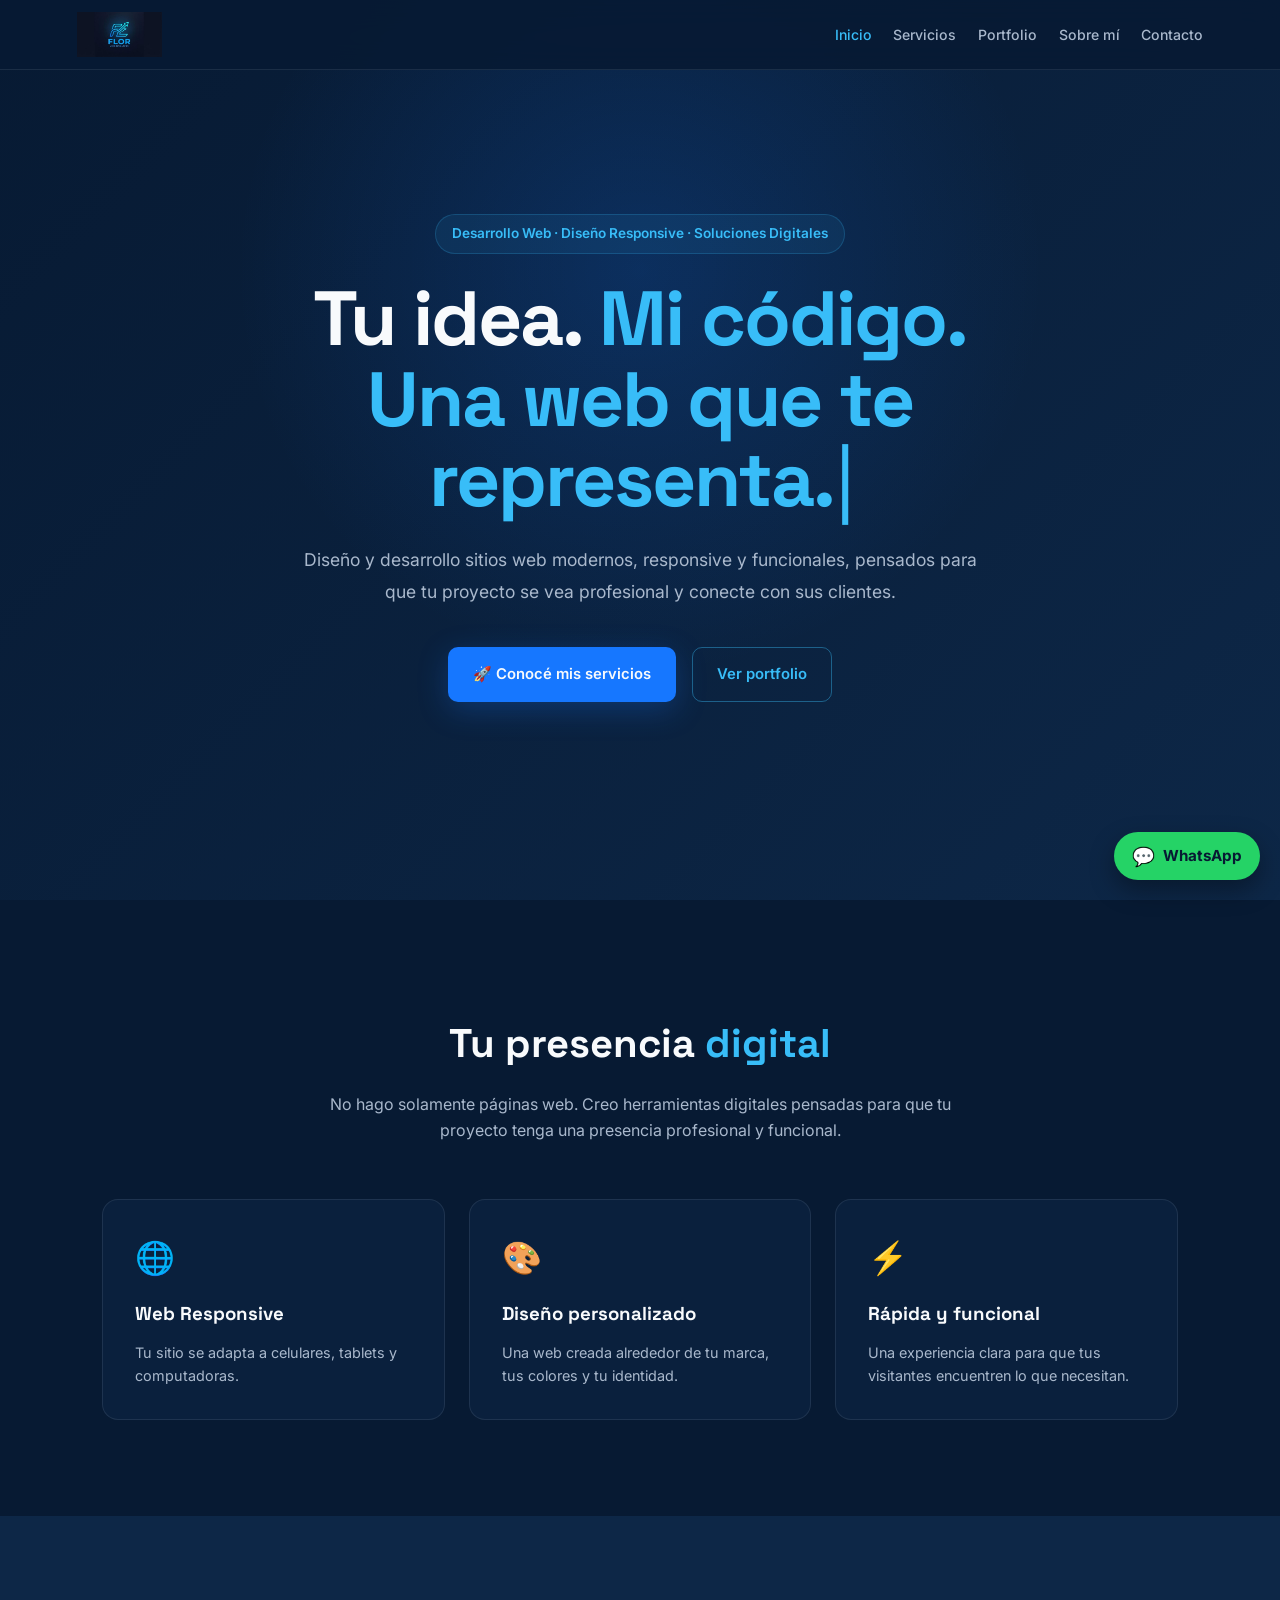
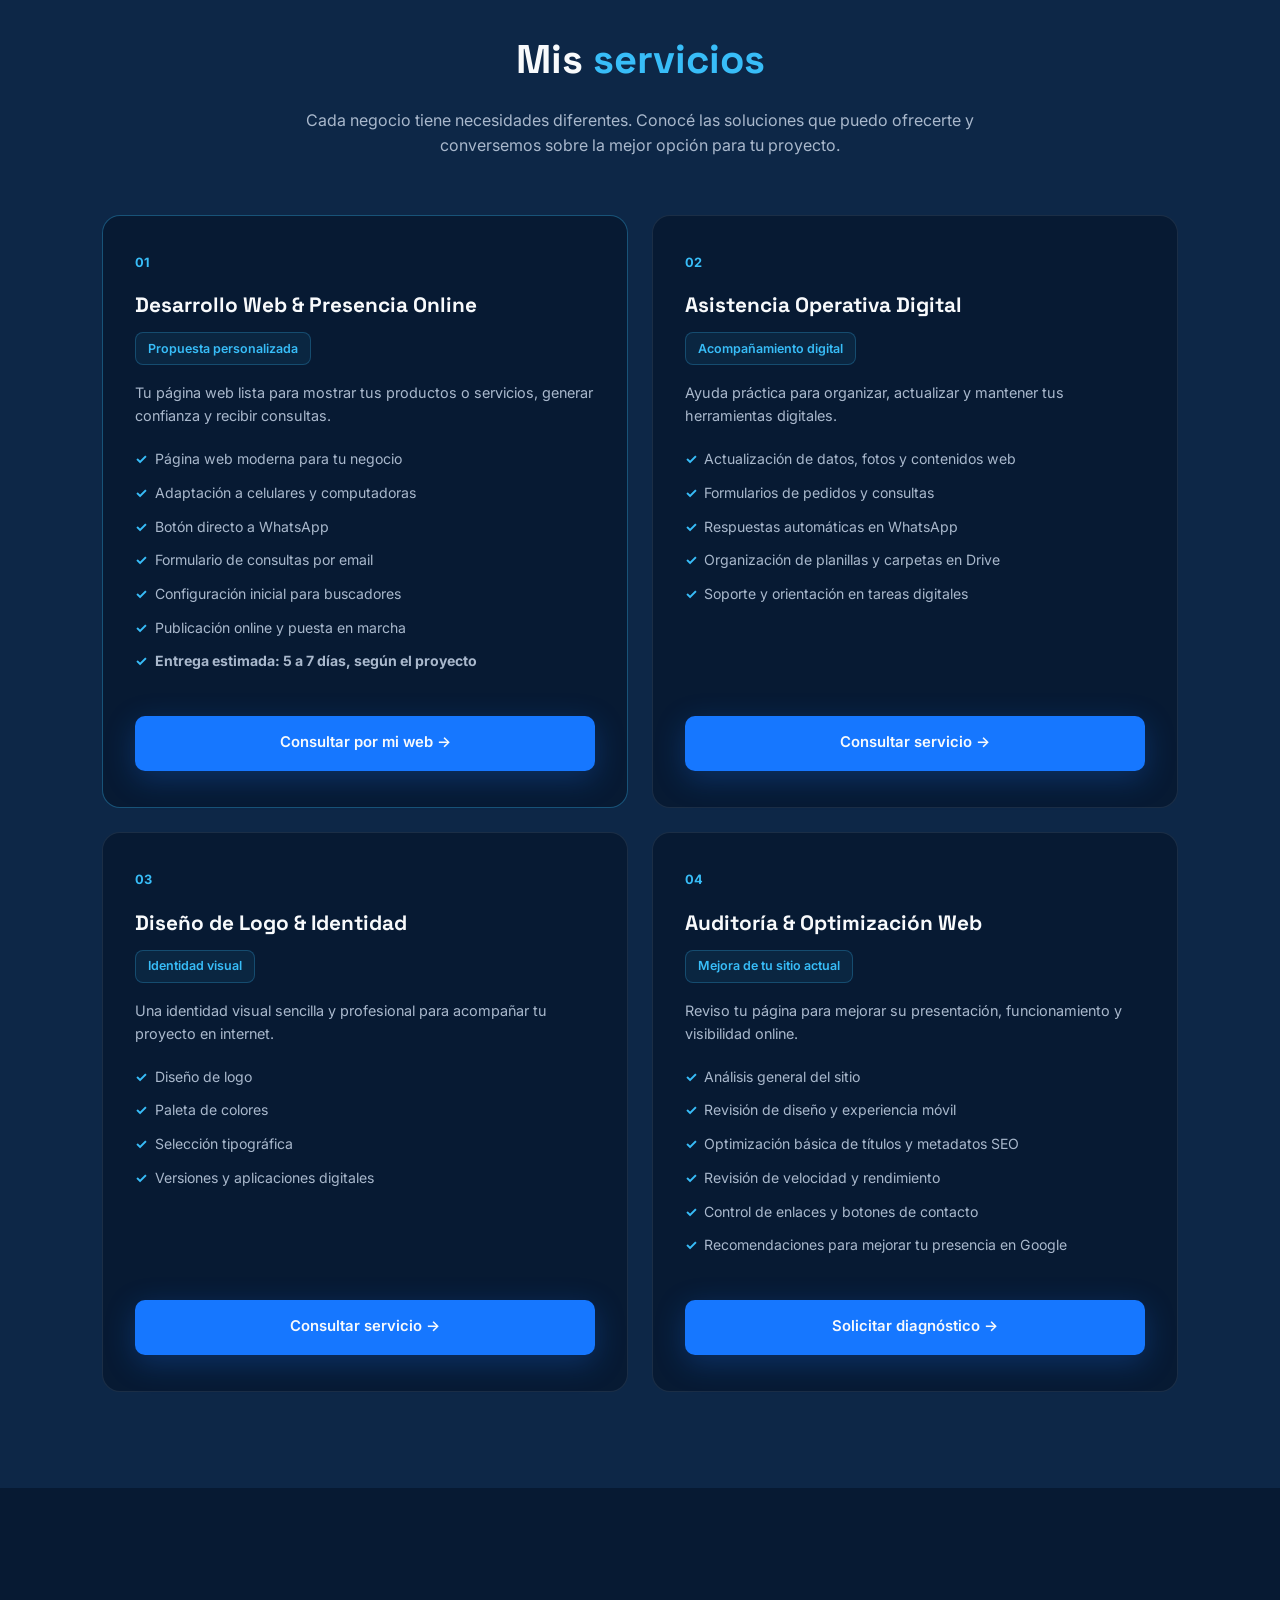
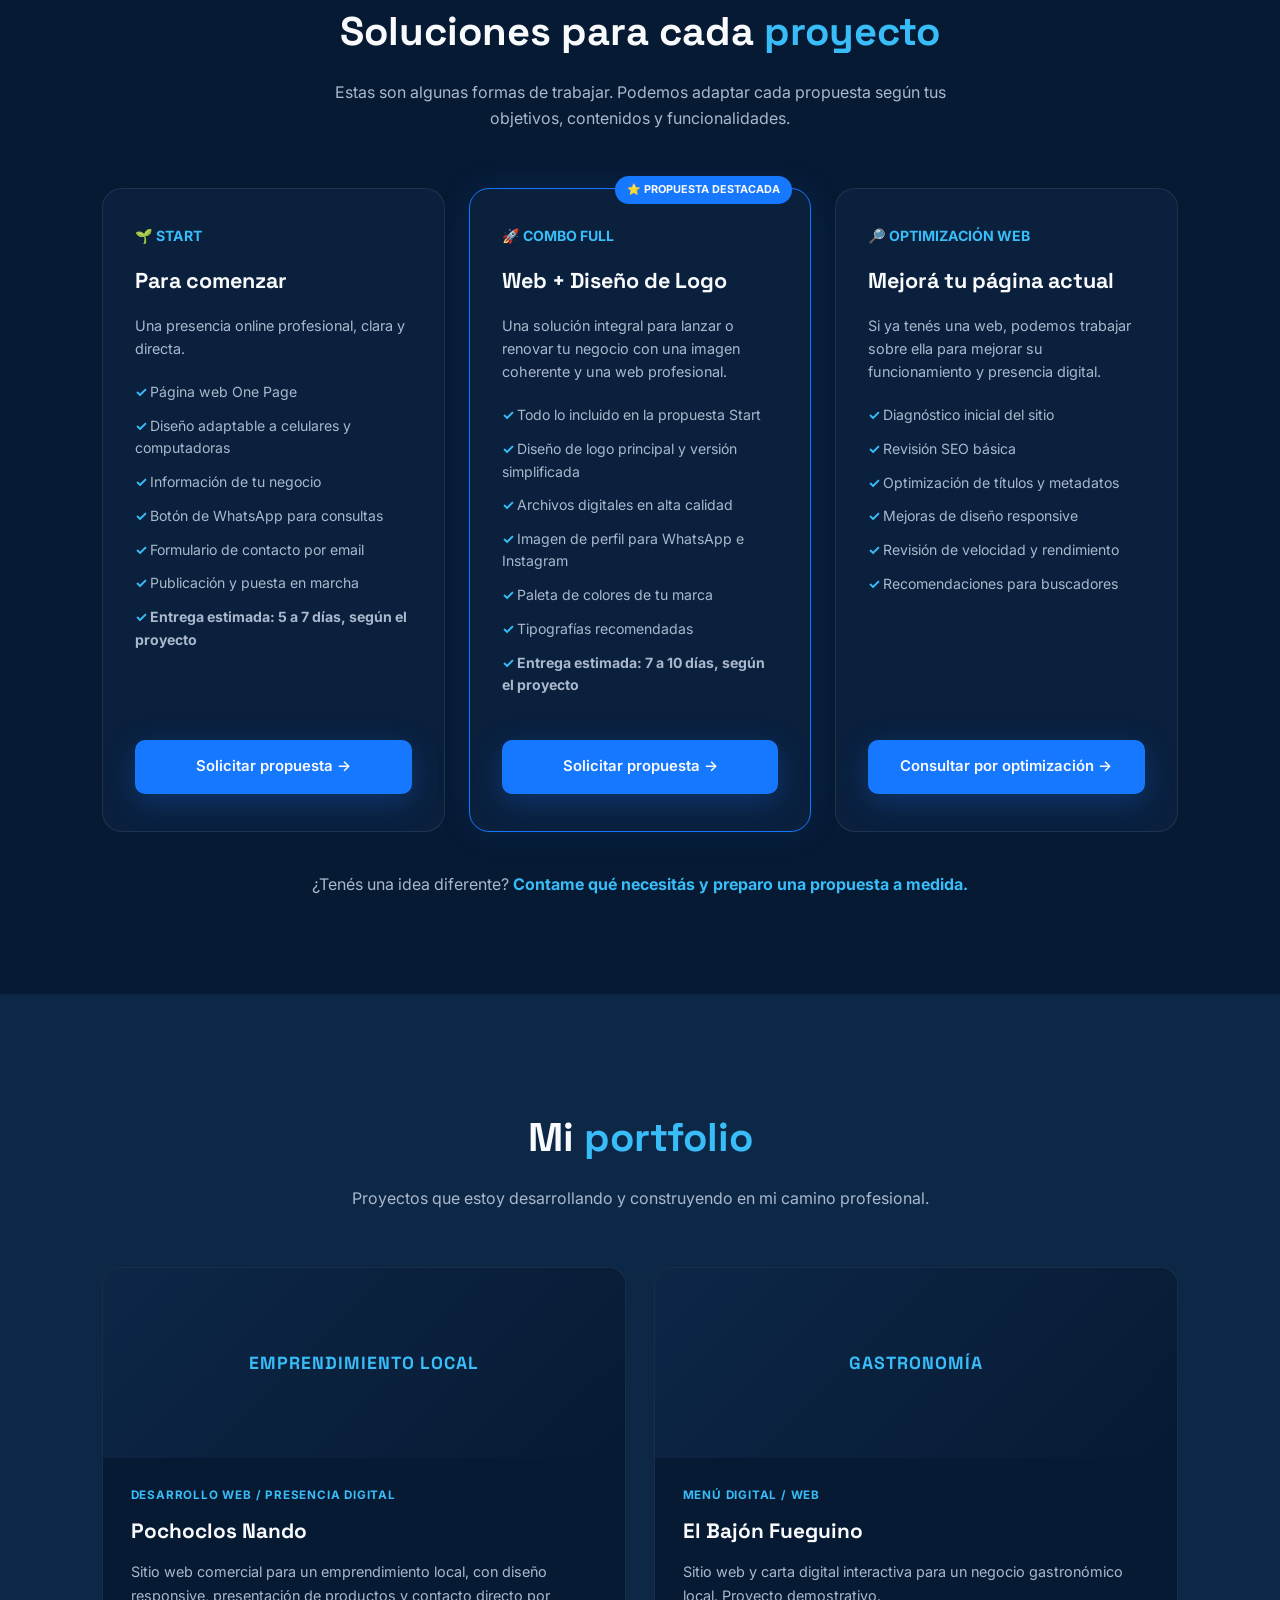
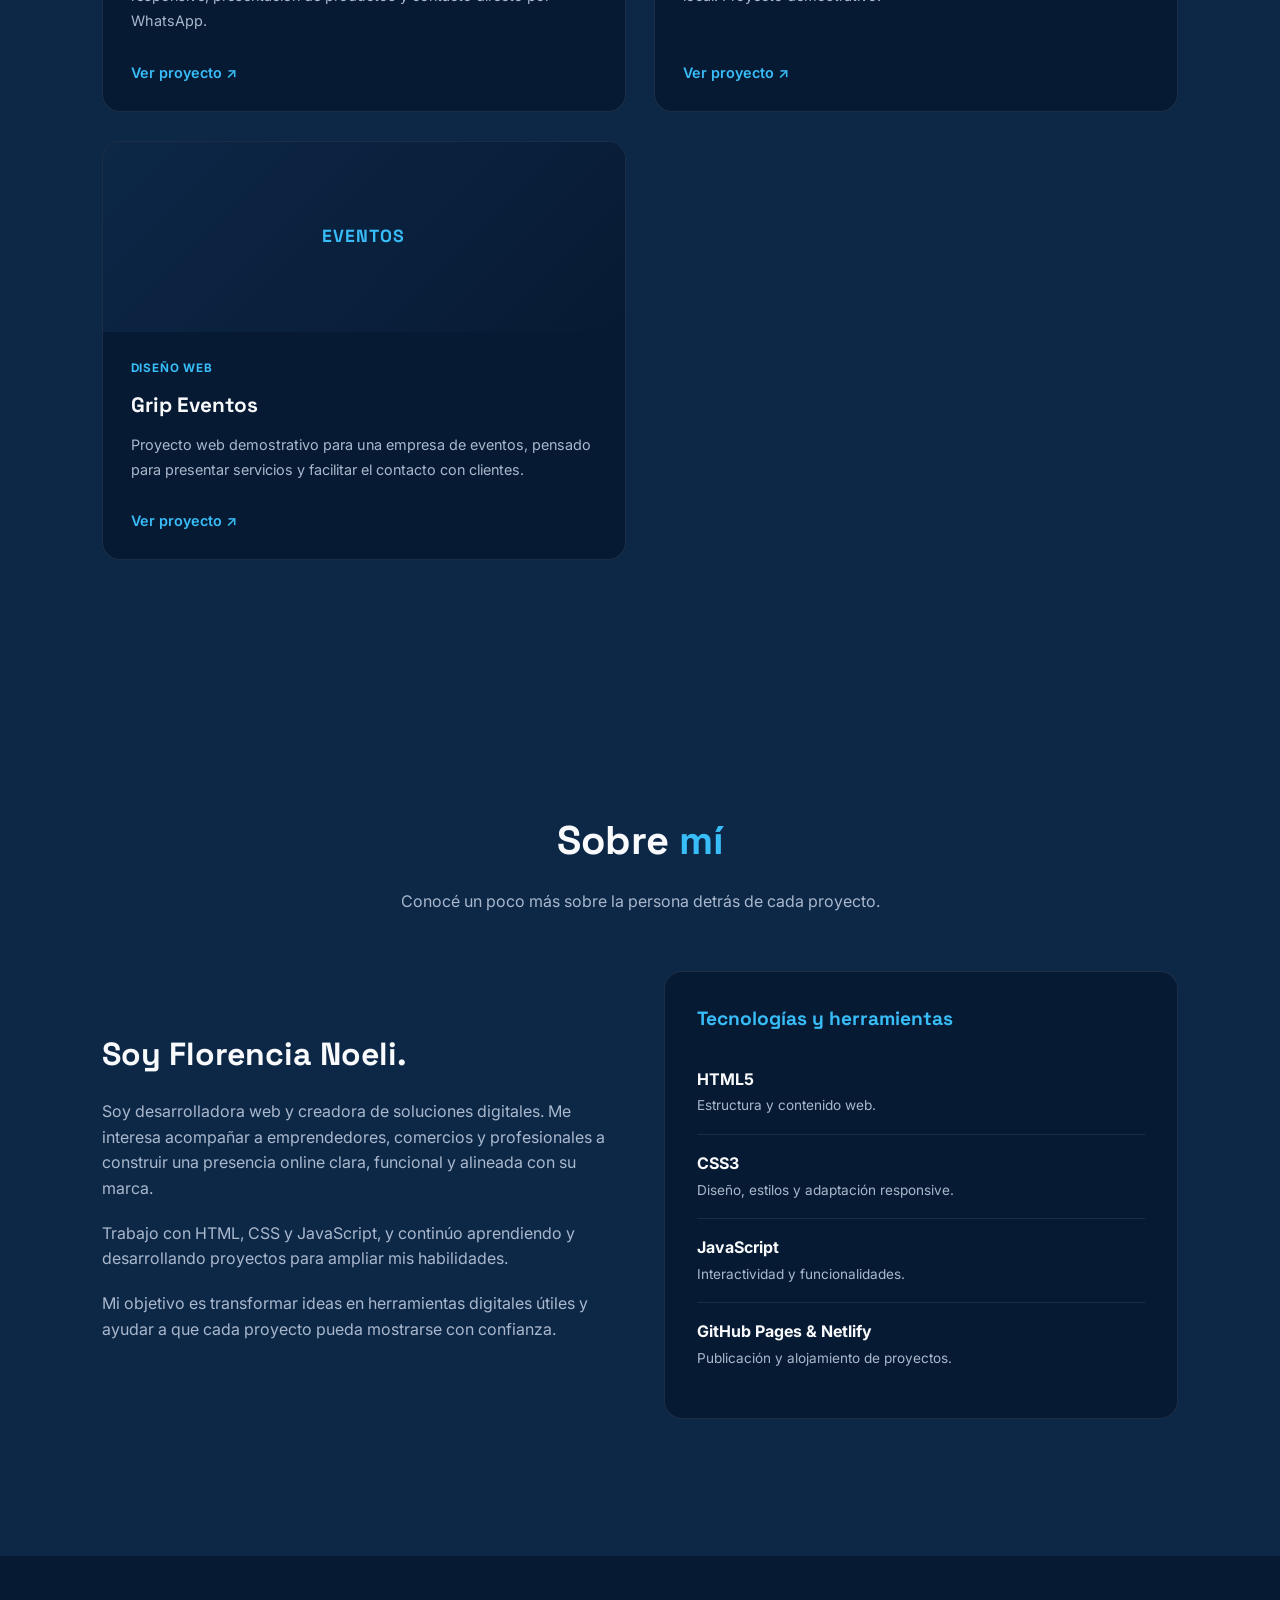
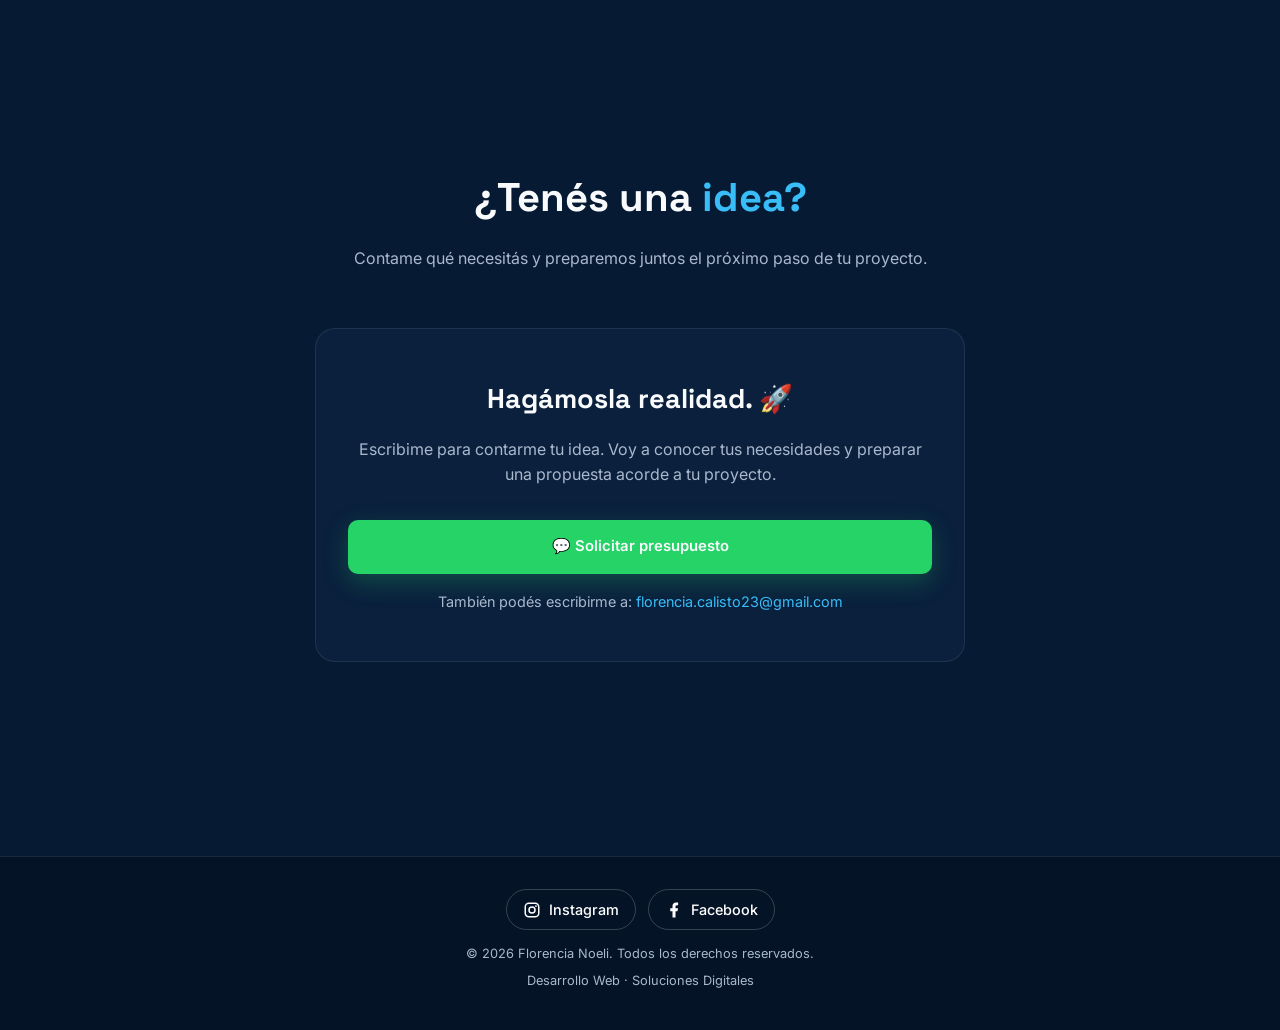
<file: index.html>
<!DOCTYPE html>
<html lang="es">
<head>
  <!-- Google Tag Manager -->
  <script>
    (function(w,d,s,l,i){w[l]=w[l]||[];w[l].push({'gtm.start':
    new Date().getTime(),event:'gtm.js'});var f=d.getElementsByTagName(s)[0],
    j=d.createElement(s),dl=l!='dataLayer'?'&l='+l:'';j.async=true;j.src=
    'https://www.googletagmanager.com/gtm.js?id='+i+dl;f.parentNode.insertBefore(j,f);
    })(window,document,'script','dataLayer','GTM-T236ZBRB');
  </script>
  <!-- End Google Tag Manager -->

  <meta charset="UTF-8">
  <meta name="viewport" content="width=device-width, initial-scale=1.0">
  <meta name="description" content="Florencia Noeli: desarrollo web, diseño responsive y soluciones digitales para emprendimientos, comercios y profesionales.">
  <meta name="author" content="Florencia Noeli">
  <meta name="theme-color" content="#071A33">
  <!-- Vista previa al compartir en redes y WhatsApp -->
  <meta property="og:title" content="Florencia Noeli | Desarrollo Web & Soluciones Digitales">
  <meta property="og:description" content="Diseño y desarrollo sitios web modernos, responsive y funcionales para emprendimientos, comercios y profesionales.">
  <meta property="og:url" content="https://florencianoeli.github.io/desarrollo-web/">
  <meta property="og:type" content="website">
  <meta property="og:image" content="https://florencianoeli.github.io/desarrollo-web/logo.jpg">

  <title>Florencia Noeli | Desarrollo Web & Soluciones Digitales</title>

  <link rel="icon" type="image/jpeg" href="favicon.jpg">
  <link rel="preconnect" href="https://fonts.googleapis.com">
  <link rel="preconnect" href="https://fonts.gstatic.com" crossorigin>
  <link href="https://fonts.googleapis.com/css2?family=Inter:wght@400;500;600;700&family=Space+Grotesk:wght@400;500;600;700&display=swap" rel="stylesheet">
  <link rel="stylesheet" href="style.css">
</head>

<script>
    document.addEventListener("DOMContentLoaded", function () {
      const el = document.getElementById("typewriter-text");
      if (!el) return;

      const frases = [
        "Una web que te representa.",
        "Un sitio listo para vender.",
        "Presencia digital que conecta."
      ];

      let f = 0;
      let i = 0;
      let borrando = false;

      function escribir() {
        const fraseActual = frases[f];

        if (!borrando) {
          i++;
          el.textContent = fraseActual.substring(0, i);
          if (i === fraseActual.length) {
            borrando = true;
            setTimeout(escribir, 1800);
            return;
          }
          setTimeout(escribir, 75);
        } else {
          i--;
          el.textContent = fraseActual.substring(0, i);
          if (i === 0) {
            borrando = false;
            f = (f + 1) % frases.length;
            setTimeout(escribir, 400);
            return;
          }
          setTimeout(escribir, 40);
        }
      }

      escribir();
    });
  </script>

<body>
  <!-- Botón flotante de WhatsApp -->
  <a
    href="https://wa.me/5492964351480?text=Hola%20Florencia,%20quiero%20consultar%20por%20una%20web%20para%20mi%20proyecto."
    target="_blank"
    rel="noopener noreferrer"
    class="whatsapp-float"
    aria-label="Consultar por WhatsApp"
    title="Escribime por WhatsApp"
  >
    <span class="whatsapp-float-icon" aria-hidden="true">💬</span>
    <span class="whatsapp-float-text">WhatsApp</span>
  </a>
  <!-- Google Tag Manager (noscript) -->
  <noscript>
    <iframe src="https://www.googletagmanager.com/ns.html?id=GTM-T236ZBRB"
      height="0" width="0" style="display:none;visibility:hidden"></iframe>
  </noscript>
  <!-- End Google Tag Manager (noscript) -->

  <header>
    <a href="#inicio" class="logo-link" aria-label="Ir al inicio">
      <img src="logo.jpg" alt="Logo de Florencia Noeli" class="site-logo">
    </a>

    <nav aria-label="Navegación principal">
      <ul>
        <li><a href="#inicio" class="active">Inicio</a></li>
        <li><a href="#servicios">Servicios</a></li>
        <li><a href="#portfolio">Portfolio</a></li>
        <li><a href="#sobre-mi">Sobre mí</a></li>
        <!-- Habilitar más adelante cuando quieras mostrar locución:
        <li><a href="https://florencianoeli.github.io/mi-web-profesional/">🎙 Locución</a></li>
        -->
        <li><a href="#contacto">Contacto</a></li>
      </ul>
    </nav>
  </header>

  <main>
    <!-- INICIO -->
    <section id="inicio">
  <div class="hero-content">
        <span class="hero-badge">Desarrollo Web · Diseño Responsive · Soluciones Digitales</span>
        <h1>
          Tu idea. <span>Mi código.</span><br>
          <span class="typewriter-wrap"><span id="typewriter-text"></span><span class="typewriter-cursor">|</span></span>
        </h1>
        <p>
          Diseño y desarrollo sitios web modernos, responsive y funcionales,
          pensados para que tu proyecto se vea profesional y conecte con sus clientes.
        </p>
        <div class="hero-buttons">
          <a href="#servicios" class="btn">🚀 Conocé mis servicios</a>
          <a href="#portfolio" class="btn btn-outline">Ver portfolio</a>
        </div>
      </div>
    </section>

    <!-- PRESENTACIÓN -->
    <section class="intro-services">
      <h2 class="section-title">Tu presencia <span>digital</span></h2>
      <p class="section-subtitle">
        No hago solamente páginas web. Creo herramientas digitales pensadas
        para que tu proyecto tenga una presencia profesional y funcional.
      </p>

      <div class="services-mini-grid">
        <article class="mini-card">
          <div class="mini-icon">🌐</div>
          <h3>Web Responsive</h3>
          <p>Tu sitio se adapta a celulares, tablets y computadoras.</p>
        </article>

        <article class="mini-card">
          <div class="mini-icon">🎨</div>
          <h3>Diseño personalizado</h3>
          <p>Una web creada alrededor de tu marca, tus colores y tu identidad.</p>
        </article>

        <article class="mini-card">
          <div class="mini-icon">⚡</div>
          <h3>Rápida y funcional</h3>
          <p>Una experiencia clara para que tus visitantes encuentren lo que necesitan.</p>
        </article>
      </div>
    </section>

    <!-- SERVICIOS -->
    <section id="servicios">
      <h2 class="section-title">Mis <span>servicios</span></h2>
      <p class="section-subtitle">
        Cada negocio tiene necesidades diferentes. Conocé las soluciones que
        puedo ofrecerte y conversemos sobre la mejor opción para tu proyecto.
      </p>

      <div class="services-grid">
        <article class="service-card featured-service">
          <div class="service-number">01</div>
          <h3>Desarrollo Web & Presencia Online</h3>
          <span class="service-tag">Propuesta personalizada</span>
          <p class="service-description">
            Tu página web lista para mostrar tus productos o servicios,
            generar confianza y recibir consultas.
          </p>
          <ul>
            <li>Página web moderna para tu negocio</li>
            <li>Adaptación a celulares y computadoras</li>
            <li>Botón directo a WhatsApp</li>
            <li>Formulario de consultas por email</li>
            <li>Configuración inicial para buscadores</li>
            <li>Publicación online y puesta en marcha</li>
            <li><strong>Entrega estimada: 5 a 7 días, según el proyecto</strong></li>
          </ul>
          <a href="https://wa.me/5492964351480?text=Hola%20Florencia,%20quiero%20consultar%20por%20una%20pagina%20web." target="_blank" rel="noopener noreferrer" class="btn card-btn">Consultar por mi web →</a>
        </article>

        <article class="service-card">
          <div class="service-number">02</div>
          <h3>Asistencia Operativa Digital</h3>
          <span class="service-tag">Acompañamiento digital</span>
          <p class="service-description">
            Ayuda práctica para organizar, actualizar y mantener tus herramientas digitales.
          </p>
          <ul>
            <li>Actualización de datos, fotos y contenidos web</li>
            <li>Formularios de pedidos y consultas</li>
            <li>Respuestas automáticas en WhatsApp</li>
            <li>Organización de planillas y carpetas en Drive</li>
            <li>Soporte y orientación en tareas digitales</li>
          </ul>
          <a href="https://wa.me/5492964351480?text=Hola%20Florencia,%20me%20interesa%20la%20Asistencia%20Operativa%20Digital." target="_blank" rel="noopener noreferrer" class="btn card-btn">Consultar servicio →</a>
        </article>

        <article class="service-card">
          <div class="service-number">03</div>
          <h3>Diseño de Logo & Identidad</h3>
          <span class="service-tag">Identidad visual</span>
          <p class="service-description">
            Una identidad visual sencilla y profesional para acompañar tu proyecto en internet.
          </p>
          <ul>
            <li>Diseño de logo</li>
            <li>Paleta de colores</li>
            <li>Selección tipográfica</li>
            <li>Versiones y aplicaciones digitales</li>
          </ul>
          <a href="https://wa.me/5492964351480?text=Hola%20Florencia,%20quiero%20consultar%20por%20el%20diseño%20de%20logo%20e%20identidad%20visual." target="_blank" rel="noopener noreferrer" class="btn card-btn">Consultar servicio →</a>
        </article>

        <article class="service-card">
          <div class="service-number">04</div>
          <h3>Auditoría & Optimización Web</h3>
          <span class="service-tag">Mejora de tu sitio actual</span>
          <p class="service-description">
            Reviso tu página para mejorar su presentación, funcionamiento y visibilidad online.
          </p>
          <ul>
            <li>Análisis general del sitio</li>
            <li>Revisión de diseño y experiencia móvil</li>
            <li>Optimización básica de títulos y metadatos SEO</li>
            <li>Revisión de velocidad y rendimiento</li>
            <li>Control de enlaces y botones de contacto</li>
            <li>Recomendaciones para mejorar tu presencia en Google</li>
          </ul>
          <a href="https://wa.me/5492964351480?text=Hola%20Florencia,%20quiero%20consultar%20por%20una%20auditoria%20y%20optimizacion%20web." target="_blank" rel="noopener noreferrer" class="btn card-btn">Solicitar diagnóstico →</a>
        </article>
      </div>
    </section>

    <!-- PLANES -->
    <section id="planes">
      <h2 class="section-title">Soluciones para cada <span>proyecto</span></h2>
      <p class="section-subtitle">
        Estas son algunas formas de trabajar. Podemos adaptar cada propuesta
        según tus objetivos, contenidos y funcionalidades.
      </p>

      <div class="plans-grid">
        <article class="plan-card">
          <span class="plan-label">🌱 START</span>
          <h3>Para comenzar</h3>
          <p>Una presencia online profesional, clara y directa.</p>
          <ul>
            <li>Página web One Page</li>
            <li>Diseño adaptable a celulares y computadoras</li>
            <li>Información de tu negocio</li>
            <li>Botón de WhatsApp para consultas</li>
            <li>Formulario de contacto por email</li>
            <li>Publicación y puesta en marcha</li>
            <li><strong>Entrega estimada: 5 a 7 días, según el proyecto</strong></li>
          </ul>
          <a href="https://wa.me/5492964351480?text=Hola%20Florencia,%20quiero%20consultar%20por%20la%20propuesta%20Start." target="_blank" rel="noopener noreferrer" class="btn card-btn">Solicitar propuesta →</a>
        </article>

        <article class="plan-card plan-featured">
          <span class="plan-popular">⭐ PROPUESTA DESTACADA</span>
          <span class="plan-label">🚀 COMBO FULL</span>
          <h3>Web + Diseño de Logo</h3>
          <p>Una solución integral para lanzar o renovar tu negocio con una imagen coherente y una web profesional.</p>
          <ul>
            <li>Todo lo incluido en la propuesta Start</li>
            <li>Diseño de logo principal y versión simplificada</li>
            <li>Archivos digitales en alta calidad</li>
            <li>Imagen de perfil para WhatsApp e Instagram</li>
            <li>Paleta de colores de tu marca</li>
            <li>Tipografías recomendadas</li>
            <li><strong>Entrega estimada: 7 a 10 días, según el proyecto</strong></li>
          </ul>
          <a href="https://wa.me/5492964351480?text=Hola%20Florencia,%20quiero%20consultar%20por%20la%20propuesta%20Combo%20Full%20Web%20y%20Logo." target="_blank" rel="noopener noreferrer" class="btn card-btn">Solicitar propuesta →</a>
        </article>

        <article class="plan-card">
          <span class="plan-label">🔎 OPTIMIZACIÓN WEB</span>
          <h3>Mejorá tu página actual</h3>
          <p>Si ya tenés una web, podemos trabajar sobre ella para mejorar su funcionamiento y presencia digital.</p>
          <ul>
            <li>Diagnóstico inicial del sitio</li>
            <li>Revisión SEO básica</li>
            <li>Optimización de títulos y metadatos</li>
            <li>Mejoras de diseño responsive</li>
            <li>Revisión de velocidad y rendimiento</li>
            <li>Recomendaciones para buscadores</li>
          </ul>
          <a href="https://wa.me/5492964351480?text=Hola%20Florencia,%20quiero%20mejorar%20mi%20pagina%20web." target="_blank" rel="noopener noreferrer" class="btn card-btn">Consultar por optimización →</a>
        </article>
      </div>

      <p class="custom-proposal">
        ¿Tenés una idea diferente? <strong>Contame qué necesitás y preparo una propuesta a medida.</strong>
      </p>
    </section>

    <!-- PORTFOLIO -->
    <section id="portfolio">
      <h2 class="section-title">Mi <span>portfolio</span></h2>
      <p class="section-subtitle">
        Proyectos que estoy desarrollando y construyendo en mi camino profesional.
      </p>

      <div class="portfolio-grid">
        <article class="portfolio-card">
          <div class="portfolio-image"><span>EMPRENDIMIENTO LOCAL</span></div>
          <div class="portfolio-content">
            <span class="portfolio-category">Desarrollo Web / Presencia Digital</span>
            <h3>Pochoclos Nando</h3>
            <p>
              Sitio web comercial para un emprendimiento local, con diseño responsive,
              presentación de productos y contacto directo por WhatsApp.
            </p>
            <a href="https://pochoclos-nando.netlify.app/" target="_blank" rel="noopener noreferrer" class="project-link">Ver proyecto ↗</a>
          </div>
        </article>

        <article class="portfolio-card">
          <div class="portfolio-image"><span>GASTRONOMÍA</span></div>
          <div class="portfolio-content">
            <span class="portfolio-category">Menú Digital / Web</span>
            <h3>El Bajón Fueguino</h3>
            <p>
              Sitio web y carta digital interactiva para un negocio gastronómico local.
              Proyecto demostrativo.
            </p>
            <a href="https://el-bajon-fueguino-demo.netlify.app/" target="_blank" rel="noopener noreferrer" class="project-link">Ver proyecto ↗</a>
          </div>
        </article>

        <article class="portfolio-card">
          <div class="portfolio-image"><span>EVENTOS</span></div>
          <div class="portfolio-content">
            <span class="portfolio-category">Diseño Web</span>
            <h3>Grip Eventos</h3>
            <p>
              Proyecto web demostrativo para una empresa de eventos, pensado para
              presentar servicios y facilitar el contacto con clientes.
            </p>
            <a href="https://florencianoeli.github.io/grip-eventos/" target="_blank" rel="noopener noreferrer" class="project-link">Ver proyecto ↗</a>
          </div>
        </article>
      </div>
    </section>

    <!-- SOBRE MÍ -->
    <section id="sobre-mi">
      <h2 class="section-title">Sobre <span>mí</span></h2>
      <p class="section-subtitle">Conocé un poco más sobre la persona detrás de cada proyecto.</p>

      <div class="about-container">
        <div class="about-text">
          <h3>Soy Florencia Noeli.</h3>
          <p>
            Soy desarrolladora web y creadora de soluciones digitales.
            Me interesa acompañar a emprendedores, comercios y profesionales
            a construir una presencia online clara, funcional y alineada con su marca.
          </p>
          <p>
            Trabajo con HTML, CSS y JavaScript, y continúo aprendiendo y
            desarrollando proyectos para ampliar mis habilidades.
          </p>
          <p>
            Mi objetivo es transformar ideas en herramientas digitales útiles
            y ayudar a que cada proyecto pueda mostrarse con confianza.
          </p>
        </div>

        <div class="projects-preview">
          <h4>Tecnologías y herramientas</h4>
          <div class="project-item">
            <strong>HTML5</strong>
            <p><span>Estructura y contenido web.</span></p>
          </div>
          <div class="project-item">
            <strong>CSS3</strong>
            <p><span>Diseño, estilos y adaptación responsive.</span></p>
          </div>
          <div class="project-item">
            <strong>JavaScript</strong>
            <p><span>Interactividad y funcionalidades.</span></p>
          </div>
          <div class="project-item">
            <strong>GitHub Pages & Netlify</strong>
            <p><span>Publicación y alojamiento de proyectos.</span></p>
          </div>
        </div>
      </div>
    </section>

    <!-- LOCUCIÓN (Comentada temporalmente para habilitar más adelante)
    <section id="locucion">
      <div class="voice-container">
        <span class="hero-badge">🎙️ Otro lado de mi creatividad</span>
        <h2>También tengo una <span>voz</span> para contar historias.</h2>
        <p>
          Además del desarrollo web, estoy construyendo mi camino en el mundo de la locución.
        </p>
        <a href="https://florencianoeli.github.io/mi-web-profesional/" class="btn">Conocé mi perfil de locutora →</a>
      </div>
    </section>
    -->

    <!-- CONTACTO -->
    <section id="contacto">
      <h2 class="section-title">¿Tenés una <span>idea?</span></h2>
      <p class="section-subtitle">
        Contame qué necesitás y preparemos juntos el próximo paso de tu proyecto.
      </p>

      <div class="contact-box">
        <h3>Hagámosla realidad. 🚀</h3>
        <p>
          Escribime para contarme tu idea. Voy a conocer tus necesidades
          y preparar una propuesta acorde a tu proyecto.
        </p>
        <div class="contact-actions">
          <a href="https://wa.me/5492964351480?text=Hola%20Florencia,%20quiero%20contarte%20sobre%20mi%20proyecto%20y%20solicitar%20un%20presupuesto." target="_blank" rel="noopener noreferrer" class="btn btn-whatsapp">
            💬 Solicitar presupuesto
          </a>
          <div class="contact-email">
            También podés escribirme a:
            <a href="mailto:florencia.calisto23@gmail.com">florencia.calisto23@gmail.com</a>
          </div>
        </div>
      </div>
    </section>
  </main>

<footer>
    <div class="footer-social" aria-label="Redes sociales">
      <a href="https://www.instagram.com/_florencia.noeli/" target="_blank" rel="noopener noreferrer" class="social-link">
        <svg class="social-icon" viewBox="0 0 24 24" width="18" height="18" aria-hidden="true">
          <path fill="currentColor" d="M7.8 2h8.4C19.4 2 22 4.6 22 7.8v8.4a5.8 5.8 0 0 1-5.8 5.8H7.8C4.6 22 2 19.4 2 16.2V7.8A5.8 5.8 0 0 1 7.8 2m-.2 2A3.6 3.6 0 0 0 4 7.6v8.8C4 18.39 5.61 20 7.6 20h8.8a3.6 3.6 0 0 0 3.6-3.6V7.6C20 5.61 18.39 4 16.4 4H7.6m9.65 1.5a1.25 1.25 0 0 1 1.25 1.25A1.25 1.25 0 0 1 17.25 8 1.25 1.25 0 0 1 16 6.75a1.25 1.25 0 0 1 1.25-1.25M12 7a5 5 0 0 1 5 5 5 5 0 0 1-5 5 5 5 0 0 1-5-5 5 5 0 0 1 5-5m0 2a3 3 0 0 0-3 3 3 3 0 0 0 3 3 3 3 0 0 0 3-3 3 3 0 0 0-3-3Z"/>
        </svg>
        <span>Instagram</span>
      </a>
      <a href="https://www.facebook.com/florencia.noelii/" target="_blank" rel="noopener noreferrer" class="social-link">
        <svg class="social-icon" viewBox="0 0 24 24" width="18" height="18" aria-hidden="true">
          <path fill="currentColor" d="M14 13.5h2.5l1-4H14v-2c0-1.03 0-2 2-2h1.5V2.14c-.326-.043-1.557-.14-2.857-.14C11.928 2 10 3.657 10 6.7v2.8H7v4h3V22h4v-8.5Z"/>
        </svg>
        <span>Facebook</span>
      </a>
    </div>
    <p>© 2026 Florencia Noeli. Todos los derechos reservados.</p>
    <p>Desarrollo Web · Soluciones Digitales</p>
  </footer>
</body>
</html>
</file>
<file: style.css>
/* ==========================================
   FLOR NOELI | ESTILOS PRINCIPALES
   ========================================== */

:root {
  --bg-main: #071A33;
  --bg-secondary: #0D2747;
  --bg-card: #0A203D;
  --blue-primary: #1677FF;
  --blue-hover: #0F62E6;
  --accent-cyan: #38BDF8;
  --white: #F8FAFC;
  --text-secondary: #A9B8CC;
  --border: rgba(169, 184, 204, 0.12);
  --shadow-blue: 0 8px 30px rgba(22, 119, 255, 0.25);
  --transition: all 0.3s ease;
}

* {
  margin: 0;
  padding: 0;
  box-sizing: border-box;
}

html {
  scroll-behavior: smooth;
  scroll-padding-top: 100px;
}

body {
  font-family: 'Inter', sans-serif;
  background: var(--bg-main);
  color: var(--white);
  line-height: 1.6;
  overflow-x: hidden;
}

h1, h2, h3, h4 {
  font-family: 'Space Grotesk', sans-serif;
}

a {
  color: inherit;
  text-decoration: none;
}

ul {
  list-style: none;
}

/* HEADER */
header {
  position: fixed;
  inset: 0 0 auto;
  width: 100%;
  z-index: 1000;
  display: flex;
  align-items: center;
  justify-content: space-between;
  gap: 1.5rem;
  padding: 0.75rem 6%;
  background: rgba(7, 26, 51, 0.9);
  backdrop-filter: blur(14px);
  -webkit-backdrop-filter: blur(14px);
  border-bottom: 1px solid var(--border);
}

.logo-link {
  display: inline-flex;
  align-items: center;
  flex-shrink: 0;
}

.site-logo {
  display: block;
  width: auto;
  max-height: 45px;
}

nav ul {
  display: flex;
  align-items: center;
  justify-content: flex-end;
  flex-wrap: wrap;
  gap: 1.35rem;
}

nav a {
  color: var(--text-secondary);
  font-size: 0.88rem;
  font-weight: 500;
  transition: var(--transition);
}

nav a:hover,
nav a.active {
  color: var(--accent-cyan);
}

/* SECCIONES */
section {
  min-height: 100vh;
  display: flex;
  flex-direction: column;
  justify-content: center;
  padding: 7rem 8% 6rem;
}

.section-title {
  margin-bottom: 1rem;
  text-align: center;
  font-size: 2.5rem;
  font-weight: 700;
}

.section-title span {
  color: var(--accent-cyan);
}

.section-subtitle {
  max-width: 680px;
  margin: 0 auto 3.5rem;
  color: var(--text-secondary);
  text-align: center;
  font-size: 1rem;
}

/* HERO */
#inicio {
  position: relative;
  align-items: center;
  text-align: center;
  background:
    radial-gradient(circle at 50% 30%, rgba(22, 119, 255, 0.18), transparent 45%),
    linear-gradient(135deg, var(--bg-main), var(--bg-secondary));
}

.hero-content {
  max-width: 900px;
}

.hero-badge {
  display: inline-block;
  margin-bottom: 1.5rem;
  padding: 0.5rem 1rem;
  border: 1px solid rgba(56, 189, 248, 0.2);
  border-radius: 50px;
  background: rgba(56, 189, 248, 0.08);
  color: var(--accent-cyan);
  font-size: 0.85rem;
  font-weight: 600;
}

#inicio h1 {
  margin-bottom: 1.5rem;
  font-size: clamp(2.7rem, 6vw, 4.8rem);
  line-height: 1.05;
  letter-spacing: -2px;
}

#inicio h1 span,
.voice-container h2 span {
  color: var(--accent-cyan);
}

#inicio p {
  max-width: 700px;
  margin: 0 auto 2.5rem;
  color: var(--text-secondary);
  font-size: 1.1rem;
  line-height: 1.8;
}

.hero-buttons {
  display: flex;
  justify-content: center;
  flex-wrap: wrap;
  gap: 1rem;
}

/* BOTONES */
.btn {
  display: inline-flex;
  align-items: center;
  justify-content: center;
  gap: 0.5rem;
  padding: 0.9rem 1.5rem;
  border: 1px solid transparent;
  border-radius: 10px;
  background: var(--blue-primary);
  color: var(--white);
  box-shadow: var(--shadow-blue);
  font-size: 0.93rem;
  font-weight: 600;
  text-align: center;
  transition: var(--transition);
  cursor: pointer;
}

.btn:hover {
  transform: translateY(-3px);
  background: var(--blue-hover);
  box-shadow: 0 12px 35px rgba(22, 119, 255, 0.35);
}

.btn-outline {
  border-color: rgba(56, 189, 248, 0.4);
  background: transparent;
  color: var(--accent-cyan);
  box-shadow: none;
}

.btn-outline:hover {
  border-color: var(--accent-cyan);
  background: rgba(56, 189, 248, 0.08);
}

/* PRESENTACIÓN */
.intro-services {
  min-height: auto;
  background: var(--bg-main);
}

.services-mini-grid {
  display: grid;
  grid-template-columns: repeat(3, minmax(0, 1fr));
  gap: 1.5rem;
  width: 100%;
  max-width: 1100px;
  margin: 0 auto;
}

.mini-card {
  padding: 2rem;
  border: 1px solid var(--border);
  border-radius: 16px;
  background: var(--bg-card);
  transition: var(--transition);
}

.mini-card:hover {
  transform: translateY(-6px);
  border-color: rgba(56, 189, 248, 0.4);
  box-shadow: var(--shadow-blue);
}

.mini-icon {
  margin-bottom: 1rem;
  font-size: 2rem;
}

.mini-card h3 {
  margin-bottom: 0.7rem;
}

.mini-card p {
  color: var(--text-secondary);
  font-size: 0.9rem;
}

/* SERVICIOS */
#servicios {
  background: var(--bg-secondary);
}

.services-grid {
  display: grid;
  grid-template-columns: repeat(2, minmax(0, 1fr));
  align-items: stretch;
  gap: 1.5rem;
}

.service-card {
  position: relative;
  display: flex;
  flex-direction: column;
  min-width: 0;
  height: 100%;
  padding: 2.3rem 2rem;
  border: 1px solid var(--border);
  border-radius: 18px;
  background: var(--bg-main);
  transition: var(--transition);
}

.service-card:hover {
  transform: translateY(-6px);
  border-color: rgba(56, 189, 248, 0.45);
  box-shadow: var(--shadow-blue);
}

.featured-service {
  border-color: rgba(56, 189, 248, 0.35);
}

.service-number {
  margin-bottom: 1.2rem;
  color: var(--accent-cyan);
  font-size: 0.8rem;
  font-weight: 700;
}

.service-card h3 {
  margin-bottom: 0.8rem;
  font-size: 1.3rem;
  line-height: 1.3;
}

.service-tag {
  display: inline-flex;
  align-self: flex-start;
  max-width: 100%;
  margin-bottom: 1rem;
  padding: 0.35rem 0.75rem;
  border: 1px solid rgba(56, 189, 248, 0.25);
  border-radius: 8px;
  background: rgba(56, 189, 248, 0.07);
  color: var(--accent-cyan);
  font-size: 0.78rem;
  font-weight: 600;
}

.service-description {
  margin-bottom: 1.3rem;
  color: var(--text-secondary);
  font-size: 0.9rem;
}

.service-card ul {
  margin-bottom: 2rem;
}

.service-card li {
  position: relative;
  margin-bottom: 0.7rem;
  padding-left: 1.2rem;
  color: var(--text-secondary);
  font-size: 0.88rem;
}

.service-card li::before {
  position: absolute;
  left: 0;
  color: var(--accent-cyan);
  content: "✓";
  font-weight: 700;
}

.card-btn {
  width: 100%;
  margin-top: auto;
}

/* PLANES */
#planes {
  background: var(--bg-main);
}

.plans-grid {
  display: grid;
  grid-template-columns: repeat(3, minmax(0, 1fr));
  align-items: stretch;
  gap: 1.5rem;
}

.plan-card {
  position: relative;
  display: flex;
  flex-direction: column;
  min-width: 0;
  padding: 2.3rem 2rem;
  border: 1px solid var(--border);
  border-radius: 20px;
  background: var(--bg-card);
  transition: var(--transition);
}

.plan-card:hover {
  transform: translateY(-6px);
  border-color: rgba(56, 189, 248, 0.4);
}

.plan-featured {
  border-color: var(--blue-primary);
  box-shadow: 0 0 35px rgba(22, 119, 255, 0.12);
}

.plan-popular {
  position: absolute;
  top: -13px;
  right: 18px;
  padding: 0.35rem 0.75rem;
  border-radius: 50px;
  background: var(--blue-primary);
  font-size: 0.68rem;
  font-weight: 700;
}

.plan-label {
  color: var(--accent-cyan);
  font-size: 0.88rem;
  font-weight: 700;
}

.plan-card h3 {
  margin: 1rem 0;
  font-size: 1.35rem;
}

.plan-card p {
  margin-bottom: 1.3rem;
  color: var(--text-secondary);
  font-size: 0.9rem;
}

.plan-card ul {
  margin-bottom: 2rem;
}

.plan-card li {
  margin-bottom: 0.7rem;
  color: var(--text-secondary);
  font-size: 0.88rem;
}

.plan-card li::before {
  color: var(--accent-cyan);
  content: "✓ ";
  font-weight: 700;
}

.plan-card .card-btn {
  margin-top: auto;
}

.custom-proposal {
  max-width: 760px;
  margin: 2.5rem auto 0;
  color: var(--text-secondary);
  text-align: center;
}

.custom-proposal strong {
  color: var(--accent-cyan);
}

/* PORTFOLIO */
#portfolio {
  background: var(--bg-secondary);
}

.portfolio-grid {
  display: grid;
  grid-template-columns: repeat(2, minmax(0, 1fr));
  align-items: stretch;
  gap: 1.8rem;
  width: 100%;
  max-width: 1100px;
  margin: 0 auto;
}

.portfolio-card {
  display: flex;
  flex-direction: column;
  min-width: 0;
  overflow: hidden;
  border: 1px solid var(--border);
  border-radius: 18px;
  background: var(--bg-main);
  transition: var(--transition);
}

.portfolio-card:hover {
  transform: translateY(-6px);
  border-color: rgba(56, 189, 248, 0.4);
}

.portfolio-image {
  display: flex;
  align-items: center;
  justify-content: center;
  min-height: 190px;
  padding: 1.5rem;
  background: linear-gradient(135deg, #0D2747, #071A33);
  color: var(--accent-cyan);
  font-family: 'Space Grotesk', sans-serif;
  font-size: 1.1rem;
  font-weight: 700;
  letter-spacing: 1px;
  text-align: center;
}

.portfolio-content {
  display: flex;
  flex: 1;
  flex-direction: column;
  padding: 1.7rem;
}

.portfolio-category {
  color: var(--accent-cyan);
  font-size: 0.73rem;
  font-weight: 700;
  letter-spacing: 0.8px;
  text-transform: uppercase;
}

.portfolio-content h3 {
  margin: 0.7rem 0;
  font-size: 1.3rem;
}

.portfolio-content p {
  flex: 1;
  margin-bottom: 1.2rem;
  color: var(--text-secondary);
  font-size: 0.9rem;
  line-height: 1.7;
}

.project-link {
  display: inline-block;
  width: fit-content;
  margin-top: auto;
  padding-top: 0.5rem;
  color: var(--accent-cyan);
  font-size: 0.9rem;
  font-weight: 600;
  transition: var(--transition);
}

.project-link:hover {
  opacity: 0.75;
  text-decoration: underline;
}

/* SOBRE MÍ */
#sobre-mi {
  background: var(--bg-secondary);
}

.about-container {
  display: grid;
  grid-template-columns: repeat(2, minmax(0, 1fr));
  align-items: center;
  gap: 3rem;
}

.about-text h3 {
  margin-bottom: 1.2rem;
  font-size: 2rem;
}

.about-text p {
  margin-bottom: 1.2rem;
  color: var(--text-secondary);
}

.projects-preview {
  padding: 2rem;
  border: 1px solid var(--border);
  border-radius: 18px;
  background: var(--bg-main);
}

.projects-preview h4 {
  margin-bottom: 1rem;
  color: var(--accent-cyan);
  font-size: 1.2rem;
}

.project-item {
  padding: 1rem 0;
  border-bottom: 1px solid var(--border);
}

.project-item:last-child {
  border-bottom: none;
}

.project-item span {
  color: var(--text-secondary);
  font-size: 0.85rem;
}

/* LOCUCIÓN */
#locucion {
  min-height: 65vh;
  background: linear-gradient(135deg, #081D38, #0D2747);
  text-align: center;
}

.voice-container {
  max-width: 750px;
  margin: 0 auto;
}

.voice-container h2 {
  margin: 1rem 0 1.5rem;
  font-size: clamp(2rem, 5vw, 3.5rem);
}

.voice-container p {
  margin-bottom: 2rem;
  color: var(--text-secondary);
  font-size: 1.05rem;
}

/* CONTACTO */
#contacto {
  background: var(--bg-main);
  text-align: center;
}

.contact-box {
  width: 100%;
  max-width: 650px;
  margin: 0 auto;
  padding: 3rem 2rem;
  border: 1px solid var(--border);
  border-radius: 20px;
  background: var(--bg-card);
}

.contact-box h3 {
  margin-bottom: 1rem;
  font-size: 1.7rem;
}

.contact-box p {
  margin-bottom: 2rem;
  color: var(--text-secondary);
}

.contact-actions {
  display: flex;
  flex-direction: column;
  align-items: center;
  gap: 1rem;
}

.btn-whatsapp {
  width: 100%;
  background: #25D366;
  box-shadow: 0 8px 25px rgba(37, 211, 102, 0.25);
}

.btn-whatsapp:hover {
  background: #20ba5a;
}

.contact-email {
  color: var(--text-secondary);
  font-size: 0.9rem;
}

.contact-email a {
  display: inline-block;
  color: var(--accent-cyan);
  overflow-wrap: anywhere;
}

.contact-email a:hover {
  text-decoration: underline;
}

/* FOOTER */
footer {
  padding: 2rem 5%;
  border-top: 1px solid var(--border);
  background: #041326;
  color: var(--text-secondary);
  font-size: 0.8rem;
  text-align: center;
}

footer p {
  margin-bottom: 0.4rem;
}

/* TABLETS */
@media (max-width: 1000px) {
  header {
    padding-inline: 4%;
  }

  nav ul {
    gap: 0.9rem;
  }

  .plans-grid {
    grid-template-columns: repeat(2, minmax(0, 1fr));
  }

  .plan-card:last-child {
    grid-column: 1 / -1;
    width: min(100%, 600px);
    justify-self: center;
  }
}

/* CELULARES */
@media (max-width: 768px) {
  html {
    scroll-padding-top: 130px;
  }

  header {
    flex-direction: column;
    gap: 0.55rem;
    padding: 0.55rem 4% 0.7rem;
  }

  .site-logo {
    max-height: 38px;
  }

  nav ul {
    justify-content: center;
    gap: 0.45rem 0.8rem;
  }

  nav a {
    font-size: 0.73rem;
  }

  section {
    min-height: auto;
    padding: 6rem 5% 4rem;
  }

  #inicio {
    min-height: 100vh;
    padding-top: 10rem;
  }

  #inicio h1 {
    font-size: 2.6rem;
    letter-spacing: -1px;
  }

  #inicio p {
    font-size: 1rem;
  }

  .hero-buttons {
    flex-direction: column;
    width: 100%;
  }

  .hero-buttons .btn {
    width: 100%;
  }

  .services-mini-grid,
  .services-grid,
  .plans-grid,
  .portfolio-grid,
  .about-container {
    grid-template-columns: 1fr;
  }

  .plan-card:last-child {
    grid-column: auto;
    width: 100%;
  }

  .about-container {
    gap: 2rem;
  }

  .contact-box {
    padding: 2rem 1.3rem;
  }
}

@media (max-width: 480px) {
  nav ul {
    gap: 0.35rem 0.65rem;
  }

  nav a {
    font-size: 0.68rem;
  }

  #inicio h1 {
    font-size: 2.2rem;
  }

  .section-title {
    font-size: 2rem;
  }

  .service-card,
  .plan-card {
    padding: 2rem 1.4rem;
  }

  .plan-popular {
    right: 12px;
    font-size: 0.62rem;
  }
}

/* ACCESIBILIDAD: reduce animaciones si el dispositivo lo solicita */
@media (prefers-reduced-motion: reduce) {
  html {
    scroll-behavior: auto;
  }

  *,
  *::before,
  *::after {
    transition-duration: 0.01ms !important;
    animation-duration: 0.01ms !important;
    animation-iteration-count: 1 !important;
  }
}
.typewriter-line {
  display: inline-block;
  min-height: 1.2em;
}

.typewriter-cursor {
  display: inline-block;
  margin-left: 2px;
  font-weight: 400;
  animation: blinkCursor 0.85s infinite;
}

@keyframes blinkCursor {
  0%, 49% {
    opacity: 1;
  }
  50%, 100% {
    opacity: 0;
  }
}

@media (prefers-reduced-motion: reduce) {
  .typewriter-cursor {
    animation: none;
    opacity: 1;
  }
}
.typewriter-wrap {
  display: inline-block;
  min-height: 1.2em;
}

.typewriter-cursor {
  display: inline-block;
  margin-left: 2px;
  font-weight: 400;
  animation: blinkCursor 0.8s infinite;
}

@keyframes blinkCursor {
  0%, 49% { opacity: 1; }
  50%, 100% { opacity: 0; }
}
.whatsapp-float {
  position: fixed;
  right: 20px;
  bottom: 20px;
  z-index: 999;
  display: inline-flex;
  align-items: center;
  gap: 8px;
  padding: 12px 18px;
  border-radius: 999px;
  background-color: #25d366;
  color: #071a33;
  font-family: "Inter", sans-serif;
  font-size: 0.95rem;
  font-weight: 700;
  text-decoration: none;
  box-shadow: 0 10px 24px rgba(0, 0, 0, 0.35);
  transition: transform 0.2s ease, box-shadow 0.2s ease, background-color 0.2s ease;
}

.whatsapp-float:hover {
  transform: translateY(-3px);
  background-color: #20bd5a;
  box-shadow: 0 14px 28px rgba(0, 0, 0, 0.45);
}

.whatsapp-float-icon {
  font-size: 1.15rem;
  line-height: 1;
}

@media (max-width: 520px) {
  .whatsapp-float {
    right: 14px;
    bottom: 14px;
    padding: 12px 15px;
    font-size: 0.9rem;
  }
}
.footer-social {
  display: flex;
  justify-content: center;
  align-items: center;
  gap: 12px;
  flex-wrap: wrap;
  margin-bottom: 14px;
}

.social-link {
  display: inline-flex;
  align-items: center;
  gap: 8px;
  padding: 8px 16px;
  border-radius: 999px;
  border: 1px solid rgba(255, 255, 255, 0.2);
  color: #ffffff;
  font-size: 0.9rem;
  font-weight: 500;
  text-decoration: none;
  transition: background-color 0.2s ease, border-color 0.2s ease, transform 0.2s ease;
}

.social-link:hover {
  background-color: rgba(255, 255, 255, 0.1);
  border-color: rgba(255, 255, 255, 0.45);
  transform: translateY(-2px);
}

.social-icon {
  flex-shrink: 0;
  display: block;
}
</file>
